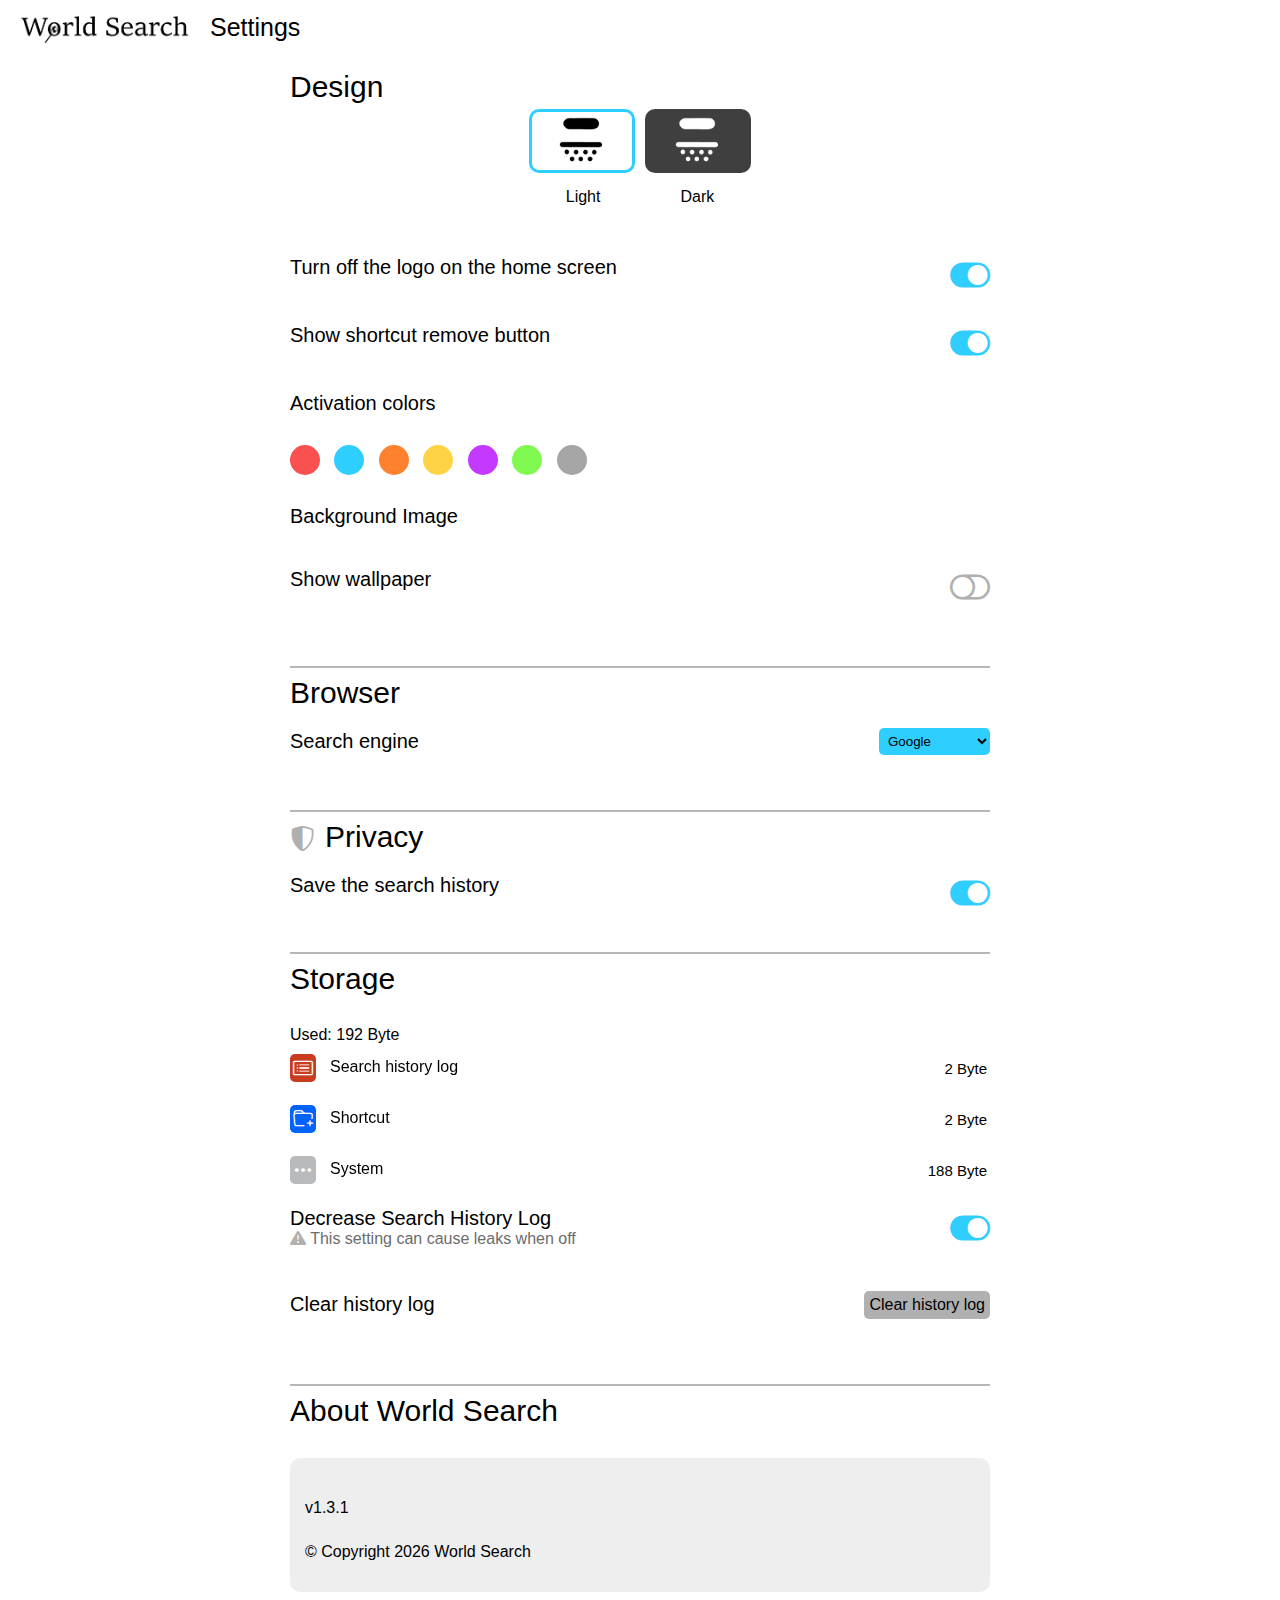
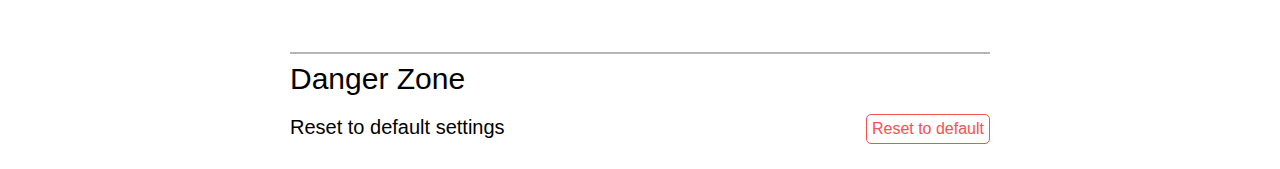
<file: settings/index.html>
<!DOCTYPE html>
<html lang="en">
  <head>
    <meta charset="UTF-8" />
    <meta http-equiv="X-UA-Compatible" content="IE=edge" />
    <meta name="viewport" content="width=^, initial-scale=1.0" />
    <title>Settings</title>
    <link
      rel="shortcut icon"
      type="image"
      id="icon"
      href="../image/world-search-icon-black.webp"
    />
    <!-- CSS -->
    <link rel="stylesheet" href="../css/index-style.css" />
    <link rel="stylesheet" href="../css/settings-style.css" />
    <link rel="stylesheet" href="../font/bootstrap-icons.min.css">
    <!-- JS -->
    <script src="../js/settings-json.js"></script>
    <script src="../js/theme.js" defer></script>
    <script src="../js/storage.js"></script>
  </head>
  <body id="body">
    <header>
      <div id="background">
        <a href="../index.html"
          ><img
            id="background-img"
            src="../image/world-search-logo-black.webp"
            alt="" /></a
        ><span id="image-text">Settings</span>
      </div>
    </header>
    <header-2>
      <div id="header-content"></div>
    </header-2>
    <main>
      <div id="main-content">
        <section id="design">
          <settings-title>Design</settings-title>
          <div class="theme-design">
            <a id="light" href=""
              ><img src="../image/dark-thtme.webp" alt=""
            /></a>
            <a id="dark" href=""
              ><img src="../image/light-thtme.webp" alt=""
            /></a>
          </div>
          <div class="theme-title">
            <div>Light</div>
            <div>Dark</div>
          </div>
          <div class="a-question-no-text" style="margin-top: 50px">
            <div class="question-title">
              Turn off the logo on the home screen
            </div>
            <a href="##" id="logoremove"
              ><i
                id="logoRemove"
                class="bi bi-toggle-off"
                style="font-size: 40px"
                ></i
              ></a
            >
          </div>
          <div class="a-question-no-text" style="margin-top: 0px">
            <div class="question-title">Show shortcut remove button</div>
            <a href="##" id="iconremove"
              ><i
                id="iconRemove"
                class="bi bi-toggle-off"
                style="font-size: 40px"
                ></i
              ></a
            >
          </div>
          <div class="text-title">Activation colors</div>
          <div class="ac">
            <button class="color" id="color-red"></button>
            <button class="color" id="color-blue"></button>
            <button class="color" id="color-orange"></button>
            <button class="color" id="color-yellow"></button>
            <button class="color" id="color-purple"></button>
            <button class="color" id="color-green"></button>
            <button class="color" id="color-grey"></button>
          </div>
          <div class="text-title" style="padding-top: 20px">
            Background Image
          </div>
          <div class="a-question-no-text" style="margin-top: 20px">
            <div class="question-title">Show wallpaper</div>
            <a href="##" id="wallpaper-toggle"
              ><i
                id="wallpaper"
                class="bi bi-toggle-off"
                style="font-size: 40px"
                ></i
              ></a
            >
          </div>
          <div id="content-add-wallpaper">
            <div id="image-input">
              <input id="image-input-value" type="text" />
            </div>
            <div id="" style="margin-top: 20px">
              <a id="set-img" href="##"><span href="">Save Image</span></a>
            </div>
          </div>
          <hr style="margin-top: 30px" />
        </section>

        <section id="browser">
          <settings-title>Browser</settings-title>
          <div class="a-question-no-text" style="padding-top: 20px">
            <div class="question-title">Search engine</div>
            <a id="e-se">
              <select name="Search engine" id="select-engine">
                <option class="engine">Subjects</option>
                <option value="Google">Google</option>
                <option value="Bing">Bing</option>
                <option value="Ecosia">Ecosia</option>
                <option value="Duckduckgo">Duckduckgo</option>
                <option value="Baidu">Baidu</option>
                <option value="Yandex">Yandex</option>
                <option value="Ask">Ask</option>
                <option value="Search Brave">Search Brave</option>
                <option value="Wikipedia">Wikipedia</option>
                <option value="Ebay">Ebay</option>
                <option value="Amazon">Amazon</option>
              </select>
            </a>
          </div>
          <hr style="margin-top: 30px" />
        </section>

        <section id="privacy">
          <settings-title style="display: flex; margin-bottom: 20px"
            ><i
              class="bi bi-shield-shaded"
              style="font-size: 25px; padding-top: 4px; padding-right: 10px;"
            ></i
            >Privacy</settings-title
          >
          <div class="a-question-no-text">
            <div class="question-title">Save the search history</div>
            <a href="##" id="save-history-toggle"
              ><i
                id="save-history"
                class="bi bi-toggle-off"
                style="font-size: 40px"
                ></i
              ></a
            >
          </div>
          <hr style="margin-top: 10px" />
        </section>

        <section id="storage">
          <settings-title>Storage</settings-title>
          <div id="used">Used: <span id="e-used"></span></div>
          <div id="storage-content">
            <div id="storage-item">
              <div id="storage-item-icon-0" class="bi bi-card-list"></div>
              <p id="storage-item-p">Search history log</p>
              <div class="e-model"><span id="e-course">0 KB</span></div>
            </div>
            <div id="storage-item">
              <div id="storage-item-icon-1" class="bi bi-folder-plus"></div>
              <p id="storage-item-p">Shortcut</p>
              <div class="e-model"><span id="e-shortcut">0 KB</span></div>
            </div>
            <div id="storage-item">
              <div id="storage-item-icon-2" class="bi bi-three-dots"></div>
              <p id="storage-item-p">System</p>
              <div class="e-model"><span id="e-system">0 KB</span></div>
            </div>
          </div>
          <div class="a-question">
            <div class="question-title">Decrease Search History Log</div>
            <div class="question-text">
              <i class="bi bi-exclamation-triangle-fill"></i> This setting can
              cause leaks when off
            </div>
            <a href="##" id="shl-button"
              ><i
                id="shl"
                class="bi bi-toggle-off"
                style="font-size: 40px"
                ></i
              ></a
            >
          </div>
          <div class="a-question-no-text" style="padding-top: 0px">
            <div class="question-title">Clear history log</div>
            <div id="">
              <a id="chl-reset" href="##"
                ><span href="">Clear history log</span></a
              >
            </div>
          </div>
          <hr style="margin-top: 40px" />
        </section>

        <section id="about-world-search">
          <settings-title>About World Search</settings-title>
          <div id="about-content">
            <p id="v"></p>
            <p id="c"></p>
          </div>
          <hr style="margin-top: 60px" />
        </section>

        <section id="danger-zone">
          <settings-title>Danger Zone</settings-title>
          <div class="a-question-no-text" style="padding-top: 20px">
            <div class="question-title">Reset to default settings</div>
            <div id="e-reset">
              <a id="reset" class="reset" href="##"
                ><span href="">Reset to default</span></a
              >
            </div>
            <div id="e-reset-2">
              <a class="reset" href="##"
                ><span id="reset-1" href="">Reset to default</span
                ><span id="censel" href="##">Censel</span></a
              >
            </div>
          </div>
        </section>
      </div>
    </main>
    <a id="test" style="display: none" href=""></a>
    <script src="../js/settings.js"></script>
  </body>
</html>
</file>
<file: css/index-style.css>
:root {
  --color-activating-elements: #e0e0e062;
  --background: #ffffff;
  --background-2: #eeeeee;
  --color-text: #000000;
  --color-text-2: #6c6c6c;

  --color-input: #2c2d3900;
  --color-input-border: #a9a9a9;
  --color-button: #b0b0b0;
  --color-activation: #00c3ffd1;
  --color-header: #f2f2f2;
  --color-border: #b5b5b5;
}

[data-cu-theme="light"] {
  --color-activating-elements: #e0e0e062;
  --background: #ffffff;
  --background-2: #eeeeee;
  --color-text: #000000;
  --color-text-2: #6c6c6c;

  --color-input: #2c2d3900;
  --color-input-border: #a9a9a9;
  --color-button: #b0b0b0;
  --color-activation: #00c3ffd1;
  --color-header: #f2f2f2;
  --color-border: #b5b5b5;
}

[data-cu-theme="dark"] {
  --color-input-border: #3f3f3f;
  --background: #212121; 
  --color-text: #ffffff;  
  --color-activating-elements: #2f313e59;  
  --color-button: #484747;   
  --color-border: #808080;   
  --background-2: #3a3a3a;
}

body {
  margin: 0;
  font-family: Arial, Helvetica, sans-serif;
  background-color: var(--background);
}

html {
    height: 100%;
}

.content {
  padding-top: 20px;
  display: flex;
  justify-content: center;
  flex-flow: column;
  text-align: center;
}

.background {
  z-index: 1;
}

.background img {
  width: 500px;
  padding: 50px;
}

.input-search input {
  outline: none;
  width: 600px;
  padding: 10px;
  border-radius: 10px;
  border: 2px solid var(--color-input-border);
  background-color: var(--color-input);
  color: var(--color-text);
  backdrop-filter: saturate(130%) blur(30px);
  margin-top: 230px;

}

#course {
    border: 2px solid var(--color-input-border);
    border-top: 0px;
    border-radius: 0px 0px 10px 10px;
    padding: 10px;
    background-color: var(--color-input);
    backdrop-filter: saturate(130%) blur(30px);
    display: flex;
    flex-flow: column;
    display: none;
} 

.course-a {
    color: var(--color-text);
    text-decoration: none;
    padding-top: 5px;
    padding-bottom: 5px;
    border-radius: 5px;
}

.course-a:hover {
    background-color: #00000028;
}

.input-search {
    position: fixed;
    z-index: 5;
}

.center {
  display: flex;
  justify-content: center;
}

#content-nav {
  z-index: 10;
  height: 100%;
}


#select {
  position: relative;
  padding-top: 40px;
  padding-right: 30px;

  text-align: center;
  display: flex;
  justify-content: center;
}

#select ul {
  display: flex;
  justify-content: center;
  list-style: none;

  width: 850px;
  text-align: center;
  justify-content: center;
  flex-wrap: wrap;
}

#select ul li {
  margin: 10px;
  text-align: center;
}

#select ul li span {
  color: var(--color-text);
}

.banner {
  padding-bottom: 10px;
}

#addS {
  padding-left: 22px;
  padding-right: 22px;
}

.banner-a {
  color: var(--color-text);
  text-decoration: none;
  justify-content: center;
  display: flex;
  padding: 20px;
  font-size: 35px;
  background-color: var(--color-activating-elements);
  border-radius: 10px;
  backdrop-filter: saturate(130%) blur(30px);
  box-shadow: -5px 1px 10px 1px rgba(0, 0, 0, 0.163);
}

.banner-a:hover {
  background-color: #0000002e;
}

.banner a img {
  width: 40px;
}

.banner-icon {
  padding-left: 20px;
  font-size: 20px;
  position: absolute;

  
  z-index: 1;
}

#remove {
  text-decoration: none;
  color: var(--color-text);
}

.add-icon {
  font-size: 90px;
}

.banner-a div {
  font-size: 40px;
  padding: 0;
}

#overlay {
  visibility: visible;
  opacity: 1;
  z-index: 10;
  position: fixed;
  top: 0;
  left: 0;
  width: 100vw;
  height: 100vh;
  background: rgba(0, 0, 0, 0.5);
  backdrop-filter: blur(2px);
  visibility: hidden;
  opacity: 0;
  transition: opacity 0.3s;
}

#overlay,
#opne-nev {
  visibility: visible;
  opacity: 1;
}

#opne-nev {
  display: none;
}

#img-b {
  display: none;
  position: absolute;
  width: 100%;
  overflow-clip-margin: content-box;
  overflow: clip;
  height: 100%;
}

#box {
  height: 200px;
  width: 500px;
  margin-top: -100px;
  margin-left: -250px;
  position: absolute;
  top: 50%;
  left: 50%;
  background-color: var(--background);
  border-radius: 10px;
  padding: 15px;
}

.box-title {
  color: var(--color-text);
  font-size: 15px;
}

.box-name,
.box-url {
  padding-top: 20px;
  color: grey;
  font-size: 12px;
  padding-bottom: 5px;
}

#box input {
  outline: none;
  width: 95%;
  padding: 5px;
  color: var(--color-text);
  background-color: var(--background);
  border: 2px solid var(--color-input-border);
  border-radius: 5px;
}

#box input[type="text"]:focus {
  border: 2px solid var(--color-activation);
}

#button {
  margin-top: 20px;
  text-align: right;
}

#button a {
  padding: 5px;
  padding-left: 15px;
  padding-right: 15px;
  text-decoration: none;
  border-radius: 8px;
}

#button-0 {
  color: var(--color-text);
  background-color: var(--color-button);
    border: 2px solid var(--color-button);
}

#button-1 {
  color: var(--color-activation);
  border: 2px solid var(--color-button);
}

#button-1:hover {
  background-color: #c3c3c32a;
}

#settings {
  position: fixed;
  z-index: 20;
  width: 99%;
  padding-top: 1rem;
  text-align: end;
}

#settings-a {
  color: var(--color-text-2);
}

#settings-a:hover {
  color: var(--color-activation);
}

#settings i {
  font-size: 30px;
}

.wallpaper {
  background-size: cover;
  height: 100vh;
}

#image-input input {
  outline: none;
  width: 98%;
  padding: 5px;
  color: var(--color-text);
  background-color: var(--background);
  border: 2px solid var(--color-input-border);
  border-radius: 5px;
}

#set-img {
  text-decoration: none;
  padding: 5px;
  border-radius: 5px;
  background-color: var(--color-button);
  color: var(--color-text);
}

#set-img:hover {
  background-color: var(--color-activation);
}

#error {
  color: lightcoral;
}

#light-image {
  filter: invert(100%);
}

#off {
  position: fixed;
  padding-left: 230px;
  z-index: 0;
  display: none;
}

#wifi-off  {
  text-align: center;
}

#wifi-off img {
  padding-top: 50px;
  width: 100px;
}

#wifi-off span {
  font-weight: bold;
  color: var(--color-text-2);
}
</file>
<file: css/settings-style.css>
body {
    margin: 0;
    font-family: Arial, Helvetica, sans-serif;
    background-color: var(--background);
    color: var(--color-text);
}

#background img {
  width: 210px;
}

#background {
    display: flex;
}

#image-text {
    padding-top: 13px;
    font-size: 25px;
}

.bi {
    color: var(--color-button);
}

header {
    position: fixed;
    width: 100%;
    background-color: var(--background);
    z-index: 10;
}

header-2 {
    z-index: 9;
    padding-top: 52px;
    position: fixed;
    width: 100%;
}

#header-content {
  display: none;
  padding-top: 10px;
  padding-left: 10px;
  width: 200px;
  background-color: var(--background);
}

main {
    padding-top: 70px;
    display: flex;
    justify-content: center;
}

#main-content {
    z-index: 0;
    position: relative;
    width: 700px;
    flex-flow: column;
}

settings-title {
    font-size: 30px;
    font-weight: 500;
    margin-bottom: 50px;
}

hr {
    border: 1px solid var(--color-border);
}

#storage-item div {
    padding: 3px;
    border-radius: 5px;
    color: white;
}

#storage-item-icon-0 {
    background-color: #c93c20;
    width: 20px;
    height: 22px;
    font-size: 20px;
}

#storage-item-icon-1 {
    background-color: #0062ff;
    width: 20px;
    height: 22px;
    font-size: 20px;
}

#storage-item-icon-2 {
    background-color: #b8babc;
    width: 20px;
    height: 22px;
    font-size: 20px;
}


#storage-item {
    padding-bottom: 0px;
}

#storage-item span {
    translate: 0px -25px 0px;
    font-size: 15px;
    color: var(--color-text);
}

.e-model {
  display: flex;
  justify-content: end;
}

#storage-content {
    padding-top: 10px;
}

#storage-item-p {
    position: absolute;
    translate: 40px -40px 10px;
}

#used {
    padding-top: 30px;
}

.on {
    -moz-transition: 0.5s;
    transition: 0.5s;
    color: var(--color-activation);
  font-variation-settings:
  'FILL' 1,
  'wght' 500,
  'GRAD' 0,
  'opsz' 48
}

.off {
  -moz-transition: 0.5s;
  transition: 0.5s;
  color: var(--color-button);
  font-variation-settings:
  'FILL' 0,
  'wght' 500,
  'GRAD' 0,
  'opsz' 48
}

.a-question a {
    text-decoration: none;
    display: flex;
    text-align: end;
    justify-content: end;
    translate: 00px -41px 0px;
}

.a-question-no-text a {
    text-decoration: none;
    display: flex;
    text-align: end;
    justify-content: end;
    translate: 00px -25px 0px;
}


.question-title {
    font-size: 20px;
}

.question-text {
    color: var(--color-text-2);
}


#about-content {
    padding: 15px;
    background-color: var(--background-2);
    border-radius: 10px;
    margin-top: 30px;
}

#about-content p {
    padding-top: 10px;
}

.reset {
    text-decoration: none;
    color: #f95050;
}

.reset a:hover span  {
    text-decoration: none;
}



.reset span {
    padding: 5px;
    border-radius: 5px;
    border: 1px solid #f95050;
    margin-left: 10px;
}


.reset span:hover {
    background-color: #f95050;
    color: white;
}

#censel {
    padding: 5px;
    border-radius: 5px;
    background-color: var(--color-button);
    border: 1px solid #f9505000;
    margin-left: 10px;
}

#e-reset-2 {
    display: none;
}

.theme-design {
    display: flex;
    justify-content: center;
}

.theme-design img {
    width: 100px;
}

.theme-design a {
   margin: 5px;
   border-radius: 10px;
   border: 3px solid #00000000;
}

.theme-design a:hover  {
    margin: 5px;
    border-radius: 10px;
 }

.theme-title {
    padding-top: 10px;
    display: flex;
    justify-content: center;
}

.theme-title div {
   padding-left: 40px;
   padding-right: 40px;
}

#light {
    background-color: #ffffff
}

#dark {
    background-color: #3f3f3f;
}

#select-engine {
    background-color: var(--color-activation);
    border-radius: 5px;
    border: none;
    padding: 5px;
}

.text-title {
    font-size: 20px;
    padding-bottom: 20px;
}

.ac button {
    z-index: 100;
    margin: 10px;
    margin-left: 0px;
    padding: 15px;
    border-radius: 100%;
    border: 0px;
}

.ac button:hover {
    cursor: pointer;
}

#color-red {
    background-color: #f95050;
}

#color-blue {
    background-color: #00c3ffd1;
}

#color-orange {
    background-color: #fd812e;
}

#color-red {
    background-color: #f95050;
}

#color-yellow {
    background-color: #ffd344;
}

#color-purple {
    background-color: #c339ff;
}

#color-green {
    background-color: #80f950;
}

#color-grey {
    background-color: #a5a5a5;
}

#chl-reset {
    color: var(--color-text);
}

#chl-reset span {
    padding: 5px;
    border-radius: 5px;
    background-color: var(--color-button);
}

#chl-reset span:hover {
    padding: 5px;
    border-radius: 5px;
    background-color: var(--color-activation);
}

#content-add-wallpaper {
    display: none;
}
</file>
